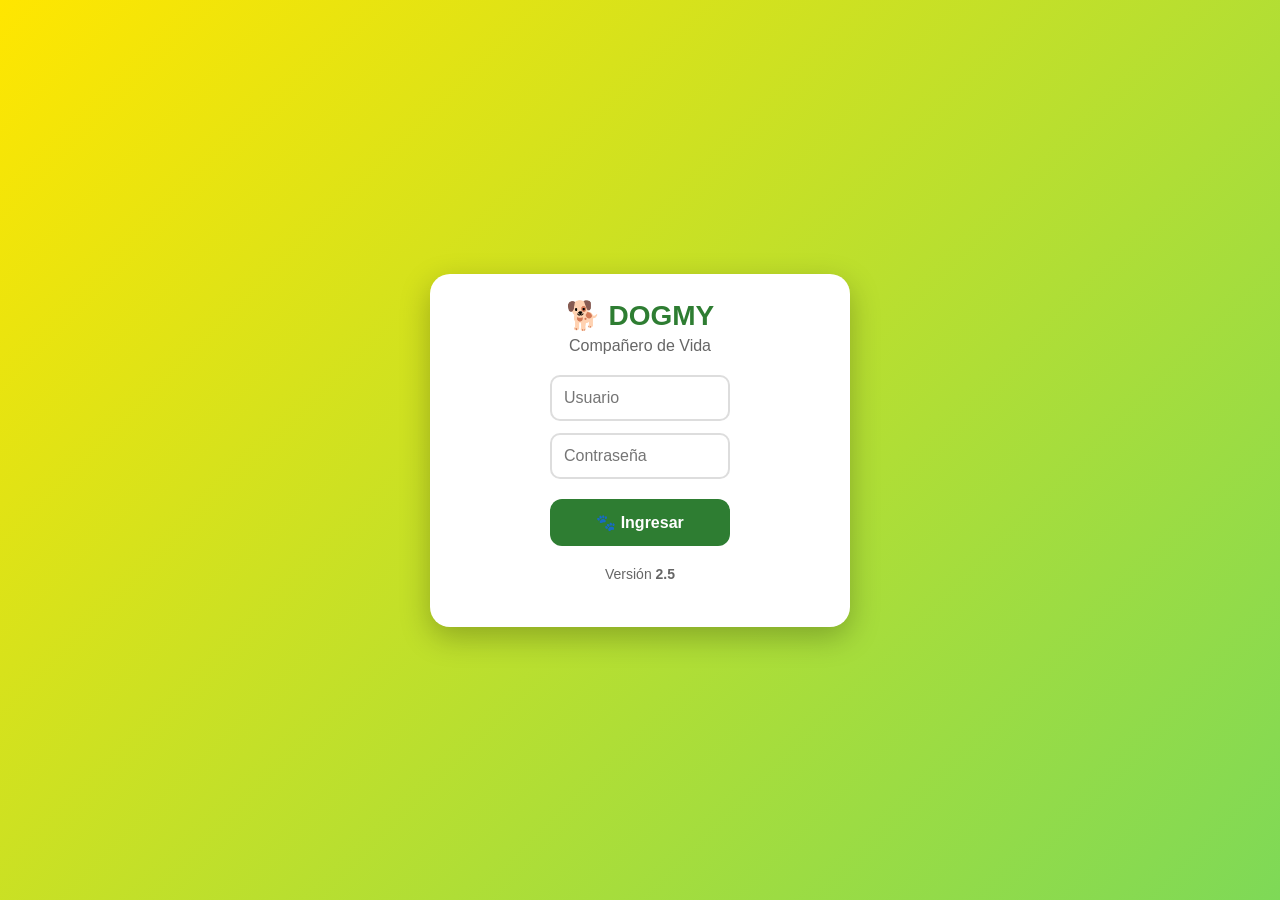
<file: index.html>
<!DOCTYPE html>
<html lang="es">
<head>
<meta charset="UTF-8">
<meta name="viewport" content="width=device-width, initial-scale=1.0">

<link rel="manifest" href="manifest.json">

<meta name="theme-color" content="#2e7d32">

<title>DogMy - Login</title>
<link rel="stylesheet" href="style.css">
</head>
<body>
<div class="contenedor">
<div class="tarjeta">
<src="logo.jpg" class="logo" alt="DOGMY">


<h1>🐕 DOGMY</h1>
<p class="subtitulo">Compañero de Vida</p>

<input type="text" id="usuario" placeholder="Usuario">
<input type="password" id="contrasena" placeholder="Contraseña">

<button id="btnIngresar">🐾 Ingresar</button>

<p class="version">Versión <strong>2.5</strong></p>
</div>
</div>
<script src="script.js"></script>

<script>
  if ('serviceWorker' in navigator) {
    navigator.serviceWorker.register('service-worker.js')
      .then(reg => console.log('Service Worker registrado', reg))
      .catch(err => console.log('Error al registrar SW', err));
  }
</script>

<script>
if ('serviceWorker' in navigator) {
  navigator.serviceWorker.register('sw.js').catch(function() {});
}
</script>

</body>
</html>
</file>
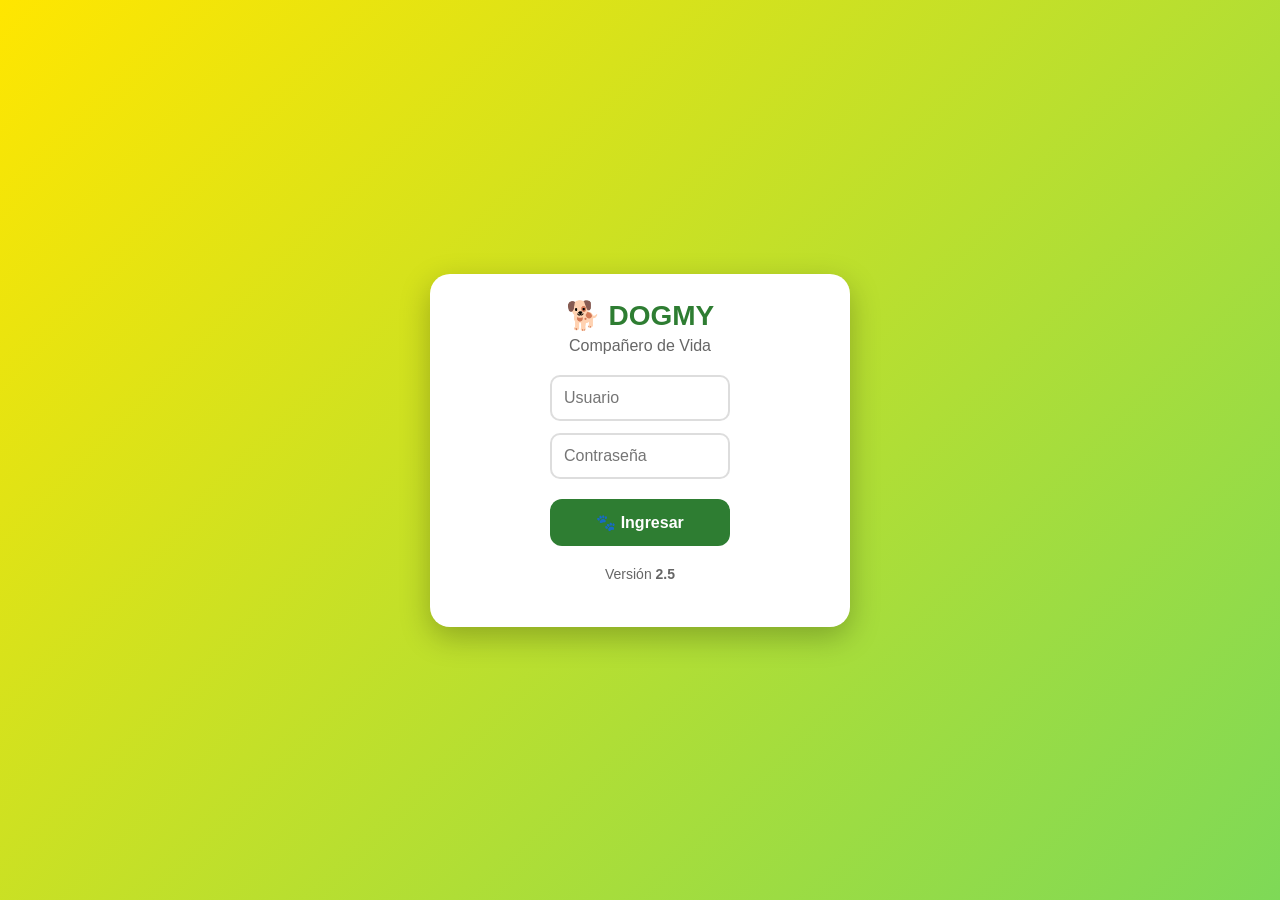
<file: admin.html>
<!DOCTYPE html>
<html lang="es">
<head>
<meta charset="UTF-8">
<meta name="viewport" content="width=device-width, initial-scale=1.0">

<link rel="manifest" href="manifest.json">
<meta name="theme-color" content="#2e7d32">

<title>Panel Administrador</title>
<style>
* {
    margin: 0;
    padding: 0;
    box-sizing: border-box;
}

body {
    font-family: Arial, sans-serif;
    background: linear-gradient(135deg, #ffe600, #7ed957);
    display: flex;
    justify-content: center;
    align-items: center;
    min-height: 100vh;
    padding: 20px;
}

.contenedor {
    width: 100%;
    display: flex;
    justify-content: center;
}

.tarjeta {
    width: 90%;
    max-width: 420px;
    background: white;
    padding: 25px;
    border-radius: 20px;
    box-shadow: 0 10px 30px rgba(0, 0, 0, .25);
    text-align: center;
}

h1 {
    color: #2e7d32;
    margin-bottom: 5px;
    font-size: 24px;
}

.subtitulo {
    color: #666;
    margin-bottom: 15px;
}

h3 {
    color: #2e7d32;
    margin: 15px 0 10px 0;
    text-align: left;
}

button {
    width: 100%;
    padding: 14px;
    margin-top: 8px;
    background: #2e7d32;
    color: white;
    border: none;
    border-radius: 12px;
    font-size: 16px;
    font-weight: bold;
    cursor: pointer;
}

button:hover {
    background: #1b5e20;
}

.resumen {
    background: #e8f5e9;
    border: 2px solid #4caf50;
    border-radius: 12px;
    padding: 15px;
    margin-bottom: 15px;
    text-align: left;
}

.resumen p {
    margin: 8px 0;
    color: #2e7d32;
    font-size: 15px;
}

.mapa-box {
    background: linear-gradient(135deg, #e3f2fd, #bbdefb);
    border: 2px dashed #2196f3;
    border-radius: 15px;
    min-height: 200px;
    display: flex;
    align-items: center;
    justify-content: center;
    margin: 15px 0;
    padding: 20px;
    flex-direction: column;
}

.mapa-box p {
    color: #1565c0;
    font-size: 14px;
    margin: 5px 0;
}

.paseador-activo {
    background: #fff3cd;
    border: 2px solid #ffc107;
    border-radius: 12px;
    padding: 15px;
    margin-bottom: 10px;
    text-align: left;
}

.paseador-activo p {
    margin: 5px 0;
    font-size: 14px;
}

.paseador-activo .nombre {
    font-weight: bold;
    color: #856404;
    font-size: 16px;
}

.cerrar {
    background: #d32f2f !important;
    margin-top: 20px;
}

.cerrar:hover {
    background: #b71c1c !important;
}

.sin-paseos {
    color: #666;
    padding: 20px;
    text-align: center;
}
</style>
</head>
<body>
<div class="contenedor">
<div class="tarjeta">

<h1>👔 Panel Administrador</h1>
<p class="subtitulo">Dueño de la Empresa</p>

<div class="resumen">
    <p><b>🐶 Total Perros:</b> <span id="totalPerros">0</span></p>
    <p><b>👥 Total Clientes:</b> <span id="totalClientes">0</span></p>
    <p><b>🚶 Paseadores:</b> <span id="totalPaseadores">0</span></p>
    <p><b>🟡 Paseos en Curso:</b> <span id="paseosActivos">0</span></p>
</div>

<hr>

<h3>📍 Rastreo de Paseadores</h3>

<div class="mapa-box" id="mapaBox">
    <p style="font-size:60px;margin-bottom:10px;">🗺️</p>
    <p id="mapaTexto">Cargando ubicaciones...</p>
</div>

<div id="listaPaseadoresActivos">
    <p class="sin-paseos">🟢 Ningún paseo en curso</p>
</div>

<hr>

<h3>⚙️ Gestión</h3>
<button onclick="window.location.href='registro.html?tipo=paseador'">➕ Registrar Paseador</button>
<button onclick="window.location.href='registro.html?tipo=cliente'">➕ Registrar Cliente + Perro</button>
<button onclick="window.location.href='agenda.html'">📅 Ver Agenda Completa</button>
<button onclick="window.location.href='lista_clientes.html'">👥 Lista de Clientes</button>

<button onclick="window.location.href='index.html'" class="cerrar">🚪 Cerrar Sesión</button>

</div>
</div>

<script>
// ======================================
// PANEL ADMINISTRADOR - CON RASTREO
// ======================================

// Verificar sesion
const sesionActiva = localStorage.getItem("sesionActiva");
if (sesionActiva !== "admin") {
    window.location.href = "index.html";
}

// Contadores
const clientes = JSON.parse(localStorage.getItem("clientes")) || [];
const perros = JSON.parse(localStorage.getItem("perros")) || [];
const paseadores = JSON.parse(localStorage.getItem("paseadores")) || [];
const paseosActivos = paseadores.filter(p => p.activo).length;

document.getElementById("totalPerros").textContent = perros.length;
document.getElementById("totalClientes").textContent = clientes.length;
document.getElementById("totalPaseadores").textContent = paseadores.length;
document.getElementById("paseosActivos").textContent = paseosActivos;

// Mostrar paseadores activos con ubicacion
function actualizarRastreo() {
    const lista = document.getElementById("listaPaseadoresActivos");
    const mapaBox = document.getElementById("mapaBox");
    const mapaTexto = document.getElementById("mapaTexto");
    
    const activos = paseadores.filter(p => p.activo);

    if (activos.length === 0) {
        lista.innerHTML = '<p class="sin-paseos">🟢 Ningún paseo en curso</p>';
        mapaBox.innerHTML = '<p style="font-size:60px;margin-bottom:10px;">🏠</p><p>Todos los perros están en casa</p>';
        return;
    }

    // Actualizar mapa
    let mapaHTML = '<p style="font-size:40px;margin-bottom:10px;">🗺️</p>';
    mapaHTML += '<p><b>' + activos.length + ' paseo(s) activo(s)</b></p>';
    
    activos.forEach(p => {
        const tiempo = p.horaInicio ? calcularTiempo(p.horaInicio) : "00:00:00";
        const ubicacion = (p.lat && p.lon) 
            ? "📍 " + p.lat.toFixed(5) + ", " + p.lon.toFixed(5)
            : "📍 Ubicación no compartida aún";
        
        mapaHTML += '<p style="font-size:12px;margin-top:5px;">🚶 ' + p.nombre + ' - ' + tiempo + '</p>';
        mapaHTML += '<p style="font-size:11px;">' + ubicacion + '</p>';
    });
    
    mapaBox.innerHTML = mapaHTML;

    // Lista detallada
    lista.innerHTML = "";
    activos.forEach(p => {
        const tiempo = p.horaInicio ? calcularTiempo(p.horaInicio) : "00:00:00";
        const ubicacion = (p.lat && p.lon) 
            ? "Lat: " + p.lat.toFixed(5) + "<br>Lon: " + p.lon.toFixed(5)
            : "Esperando ubicación...";

        lista.innerHTML += `
        <div class="paseador-activo">
            <p class="nombre">🚶 ${p.nombre} - 🟡 En paseo</p>
            <p>⏱️ Tiempo: <b>${tiempo}</b></p>
            <p>📍 ${ubicacion}</p>
            <p>📞 ${p.telefono}</p>
        </div>`;
    });
}

function calcularTiempo(horaInicio) {
    const inicio = new Date(horaInicio);
    const ahora = new Date();
    const diff = Math.floor((ahora - inicio) / 1000);
    const h = Math.floor(diff / 3600);
    const m = Math.floor((diff % 3600) / 60);
    const s = diff % 60;
    return h.toString().padStart(2, "0") + ":" +
           m.toString().padStart(2, "0") + ":" +
           s.toString().padStart(2, "0");
}

// Actualizar cada 3 segundos
actualizarRastreo();
setInterval(actualizarRastreo, 3000);
</script>

<script>
if ('serviceWorker' in navigator) {
  navigator.serviceWorker.register('sw.js').catch(function() {});
}
</script>

</body>
</html>
</file>
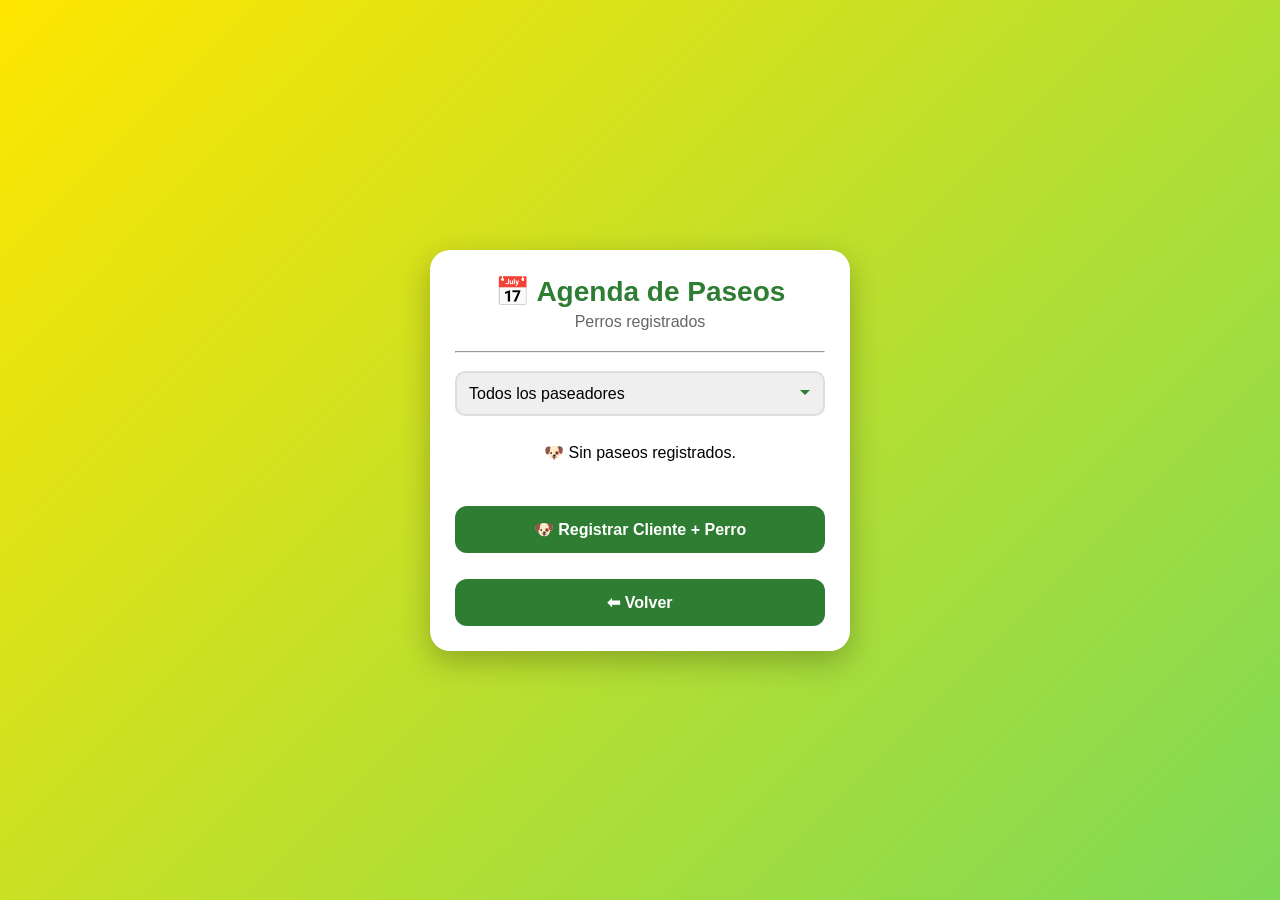
<file: agenda.html>
<!DOCTYPE html>
<html lang="es">
<head>
<meta charset="UTF-8">
<meta name="viewport" content="width=device-width, initial-scale=1.0">
<title>Agenda de Paseos</title>
<link rel="stylesheet" href="style.css">

<link rel="manifest" href="manifest.json">
<meta name="theme-color" content="#2e7d32">

</head>
<body>
<div class="contenedor">
<div class="tarjeta">

<h1>📅 Agenda de Paseos</h1>
<p class="subtitulo">Perros registrados</p>

<hr><br>

<div id="filtroAgenda" style="margin-bottom:15px;">
    <select id="filtroPaseador" onchange="filtrarAgenda()">
        <option value="">Todos los paseadores</option>
    </select>
</div>

<div id="listaAgenda"></div>

<br><br>
<button onclick="window.location.href='registro.html'">🐶 Registrar Cliente + Perro</button>
<br><br>
<button onclick="history.back()">⬅ Volver</button>

</div>
</div>
<script src="script.js"></script>

<script>
if ('serviceWorker' in navigator) {
  navigator.serviceWorker.register('sw.js').catch(function() {});
}
</script>

</body>
</html>
</file>
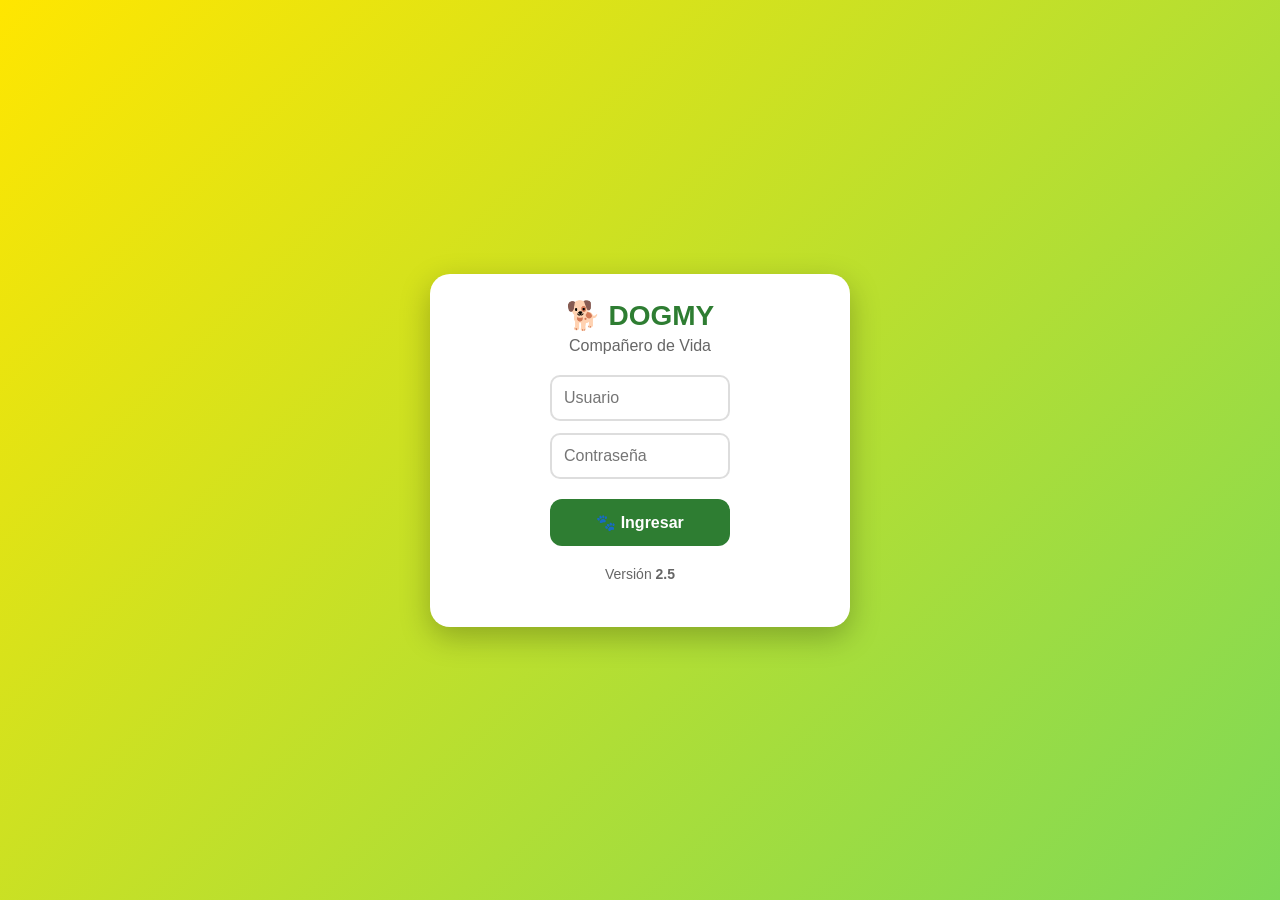
<file: cliente.html>
<!DOCTYPE html>
<html lang="es">
<head>
<meta charset="UTF-8">
<meta name="viewport" content="width=device-width, initial-scale=1.0">

<link rel="manifest" href="manifest.json">
<meta name="theme-color" content="#2e7d32">

<title>Mi Perro - DogMy</title>
<style>
* {
    margin: 0;
    padding: 0;
    box-sizing: border-box;
}

body {
    font-family: Arial, sans-serif;
    background: linear-gradient(135deg, #ffe600, #7ed957);
    display: flex;
    justify-content: center;
    align-items: center;
    min-height: 100vh;
    padding: 20px;
}

.contenedor {
    width: 100%;
    display: flex;
    justify-content: center;
}

.tarjeta {
    width: 90%;
    max-width: 420px;
    background: white;
    padding: 25px;
    border-radius: 20px;
    box-shadow: 0 10px 30px rgba(0, 0, 0, .25);
    text-align: center;
}

h1 {
    color: #2e7d32;
    margin-bottom: 5px;
    font-size: 24px;
}

.subtitulo {
    color: #666;
    margin-bottom: 15px;
}

h3 {
    color: #2e7d32;
    margin: 15px 0 10px 0;
    text-align: left;
}

button {
    width: 100%;
    padding: 14px;
    margin-top: 8px;
    background: #2e7d32;
    color: white;
    border: none;
    border-radius: 12px;
    font-size: 16px;
    font-weight: bold;
    cursor: pointer;
}

button:hover {
    background: #1b5e20;
}

.estado-paseo {
    padding: 15px;
    border-radius: 12px;
    margin: 15px 0;
    font-weight: bold;
    font-size: 16px;
}

.en-curso {
    background: #fff3cd;
    color: #856404;
    border: 2px solid #ffc107;
    animation: pulse 2s infinite;
}

.disponible {
    background: #d4edda;
    color: #155724;
    border: 2px solid #28a745;
}

@keyframes pulse {
    0% { transform: scale(1); }
    50% { transform: scale(1.02); }
    100% { transform: scale(1); }
}

.mapa-cliente {
    background: linear-gradient(135deg, #e3f2fd, #bbdefb);
    border: 2px dashed #2196f3;
    border-radius: 15px;
    min-height: 200px;
    display: flex;
    align-items: center;
    justify-content: center;
    margin: 15px 0;
    padding: 20px;
    flex-direction: column;
}

.mapa-cliente p {
    color: #1565c0;
    margin: 5px 0;
}

.info-box {
    background: #f5f5f5;
    border-radius: 12px;
    padding: 15px;
    margin: 10px 0;
    text-align: left;
}

.info-box p {
    margin: 8px 0;
    font-size: 14px;
}

.perro-box {
    background: #e8f5e9;
    border-radius: 12px;
    padding: 15px;
    margin: 10px 0;
    text-align: left;
}

.perro-box p {
    margin: 5px 0;
    font-size: 14px;
}

.cerrar {
    background: #d32f2f !important;
    margin-top: 20px;
}

.cerrar:hover {
    background: #b71c1c !important;
}
</style>
</head>
<body>
<div class="contenedor">
<div class="tarjeta">

<h1>🐶 Mi Perro</h1>
<p class="subtitulo" id="nombreCliente">Bienvenido</p>

<div id="estadoPaseo" class="estado-paseo disponible">
    🟢 Tu perro está en casa
</div>

<div class="mapa-cliente" id="mapaCliente">
    <p style="font-size:60px;">🏠</p>
    <p>Esperando inicio de paseo...</p>
</div>

<p id="infoUbicacion" style="color:#666;font-size:14px;"></p>

<hr>

<h3>📋 Mis Datos</h3>
<div class="info-box" id="misDatos">
    <p>Cargando...</p>
</div>

<hr>

<h3>🐕 Mi Perro</h3>
<div id="misPerros">
    <p>Cargando...</p>
</div>

<button onclick="window.location.href='index.html'" class="cerrar">🚪 Cerrar Sesión</button>

</div>
</div>

<script>
// ======================================
// PANEL CLIENTE - CON RASTREO
// ======================================

const clienteActual = JSON.parse(localStorage.getItem("clienteActual"));
if (!clienteActual) {
    window.location.href = "index.html";
} else {
    document.getElementById("nombreCliente").textContent = "Hola, " + clienteActual.nombre;
}

// Mostrar datos del cliente
const misDatos = document.getElementById("misDatos");
misDatos.innerHTML = `
    <p><b>📞 Teléfono:</b> ${clienteActual.telefono}</p>
    <p><b>📍 Dirección:</b> ${clienteActual.direccion}</p>
    <p><b>👤 Usuario:</b> ${clienteActual.usuario}</p>
`;

// Mostrar perros del cliente
const perros = JSON.parse(localStorage.getItem("perros")) || [];
const misPerrosLista = perros.filter(p => p.clienteId === clienteActual.id);
const misPerros = document.getElementById("misPerros");

if (misPerrosLista.length === 0) {
    misPerros.innerHTML = "<p>No tienes perros registrados.</p>";
} else {
    misPerros.innerHTML = "";
    misPerrosLista.forEach(p => {
        misPerros.innerHTML += `
        <div class="perro-box">
            <p><b>🐶 ${p.nombre}</b> (${p.raza})</p>
            <p>Edad: ${p.edad} años | Tamaño: ${p.tamano || "N/A"}</p>
            <p>📅 ${p.dias.join(", ") || "Sin días"} | 🕒 ${p.hora || "Sin hora"}</p>
            <p>🚶 Paseador: ${getPaseadorNombre(p.paseadorId)}</p>
        </div>`;
    });
}

function getPaseadorNombre(id) {
    const paseadores = JSON.parse(localStorage.getItem("paseadores")) || [];
    const p = paseadores.find(p => p.id == id);
    return p ? p.nombre : "Sin asignar";
}

// ======================================
// RASTREO EN TIEMPO REAL
// ======================================
function actualizarEstadoCliente() {
    const paseadores = JSON.parse(localStorage.getItem("paseadores")) || [];
    const perros = JSON.parse(localStorage.getItem("perros")) || [];
    
    const misPerros = perros.filter(p => p.clienteId === clienteActual.id);
    const paseadorAsignado = misPerros.length > 0 ? misPerros[0].paseadorId : null;
    const paseadorActivo = paseadores.find(p => p.id == paseadorAsignado && p.activo);

    const estadoPaseo = document.getElementById("estadoPaseo");
    const infoUbicacion = document.getElementById("infoUbicacion");
    const mapaCliente = document.getElementById("mapaCliente");

    if (paseadorActivo) {
        // PASEO EN CURSO
        estadoPaseo.className = "estado-paseo en-curso";
        estadoPaseo.innerHTML = "🟡 ¡Tu perro está en paseo!";
        
        const tiempo = paseadorActivo.horaInicio ? calcularTiempo(paseadorActivo.horaInicio) : "00:00:00";
        
        let mapaHTML = '<p style="font-size:50px;">🗺️</p>';
        mapaHTML += '<p><b>🚶 Paseador: ' + paseadorActivo.nombre + '</b></p>';
        mapaHTML += '<p>⏱️ Tiempo: ' + tiempo + '</p>';
        
        if (paseadorActivo.lat && paseadorActivo.lon) {
            mapaHTML += '<p>📍 Ubicación activa</p>';
            mapaHTML += '<p style="font-size:12px;">Lat: ' + paseadorActivo.lat.toFixed(5) + '</p>';
            mapaHTML += '<p style="font-size:12px;">Lon: ' + paseadorActivo.lon.toFixed(5) + '</p>';
            infoUbicacion.innerHTML = "📍 Tu paseador está compartiendo su ubicación en tiempo real";
        } else {
            mapaHTML += '<p style="color:#999;">📍 Esperando ubicación...</p>';
            infoUbicacion.innerHTML = "El paseador aún no ha compartido su ubicación";
        }
        
        mapaCliente.innerHTML = mapaHTML;

    } else {
        // SIN PASEO
        estadoPaseo.className = "estado-paseo disponible";
        estadoPaseo.innerHTML = "🟢 Tu perro está en casa";
        mapaCliente.innerHTML = '<p style="font-size:60px;">🏠</p><p>Tu perro está seguro en casa</p>';
        infoUbicacion.innerHTML = "Esperando inicio de paseo...";
    }
}

function calcularTiempo(horaInicio) {
    const inicio = new Date(horaInicio);
    const ahora = new Date();
    const diff = Math.floor((ahora - inicio) / 1000);
    const h = Math.floor(diff / 3600);
    const m = Math.floor((diff % 3600) / 60);
    const s = diff % 60;
    return h.toString().padStart(2, "0") + ":" +
           m.toString().padStart(2, "0") + ":" +
           s.toString().padStart(2, "0");
}

// Actualizar cada 3 segundos
actualizarEstadoCliente();
setInterval(actualizarEstadoCliente, 3000);
</script>

<script>
if ('serviceWorker' in navigator) {
  navigator.serviceWorker.register('sw.js').catch(function() {});
}
</script>

</body>
</html>
</file>
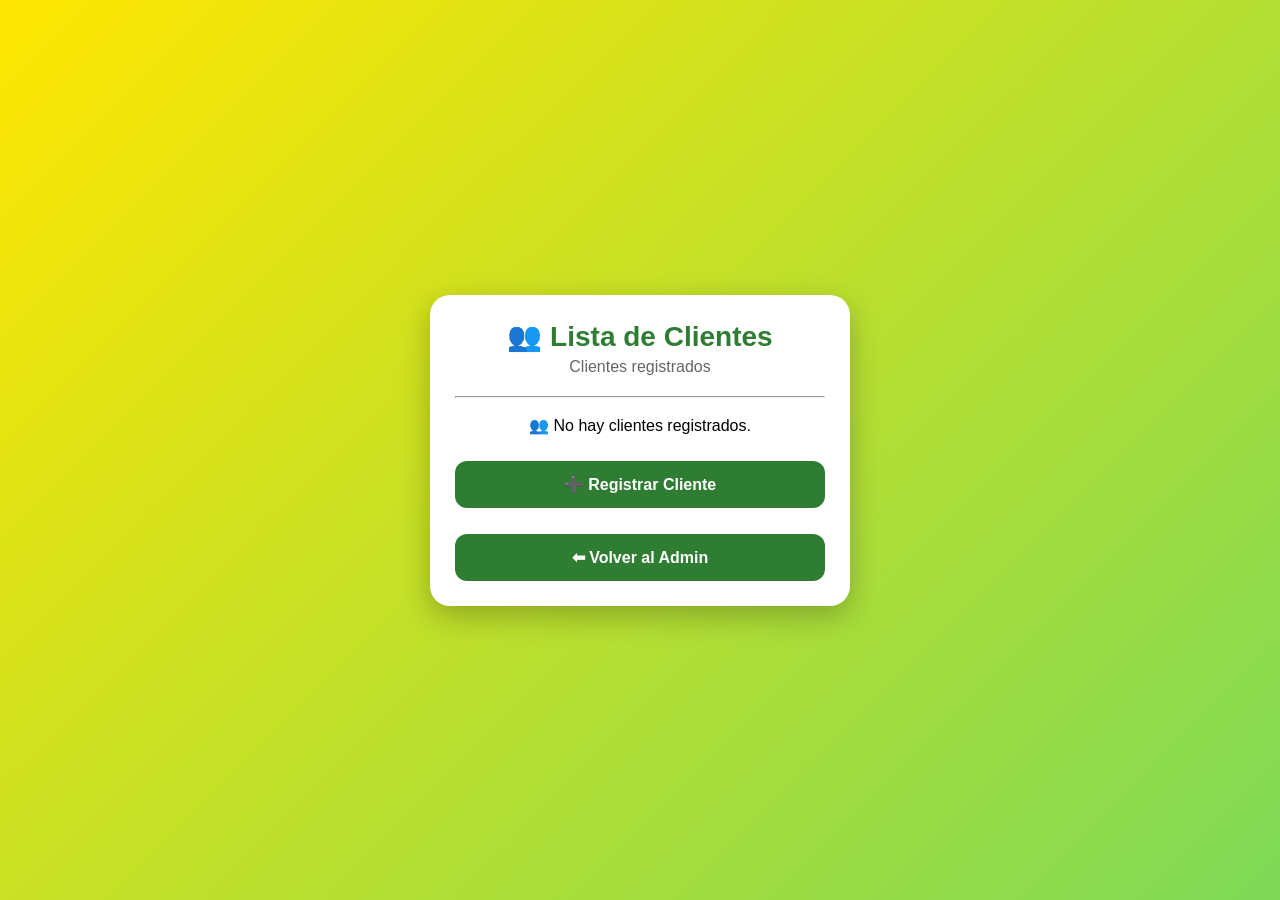
<file: lista_clientes.html>
<!DOCTYPE html>
<html lang="es">
<head>
<meta charset="UTF-8">
<meta name="viewport" content="width=device-width, initial-scale=1.0">

<link rel="manifest" href="manifest.json">
<meta name="theme-color" content="#2e7d32">

<title>Lista de Clientes</title>
<link rel="stylesheet" href="style.css">
</head>
<body>
<div class="contenedor">
<div class="tarjeta">

<h1>👥 Lista de Clientes</h1>
<p class="subtitulo">Clientes registrados</p>

<hr><br>

<div id="listaClientes">
<p>No hay clientes registrados.</p>
</div>

<br>
<button onclick="window.location.href='registro.html?tipo=cliente'">➕ Registrar Cliente</button>
<br><br>
<button onclick="window.location.href='admin.html'">⬅ Volver al Admin</button>

</div>
</div>
<script src="script.js"></script>

<script>
if ('serviceWorker' in navigator) {
  navigator.serviceWorker.register('sw.js').catch(function(){});
}
</script>

</body>
</html>
</file>
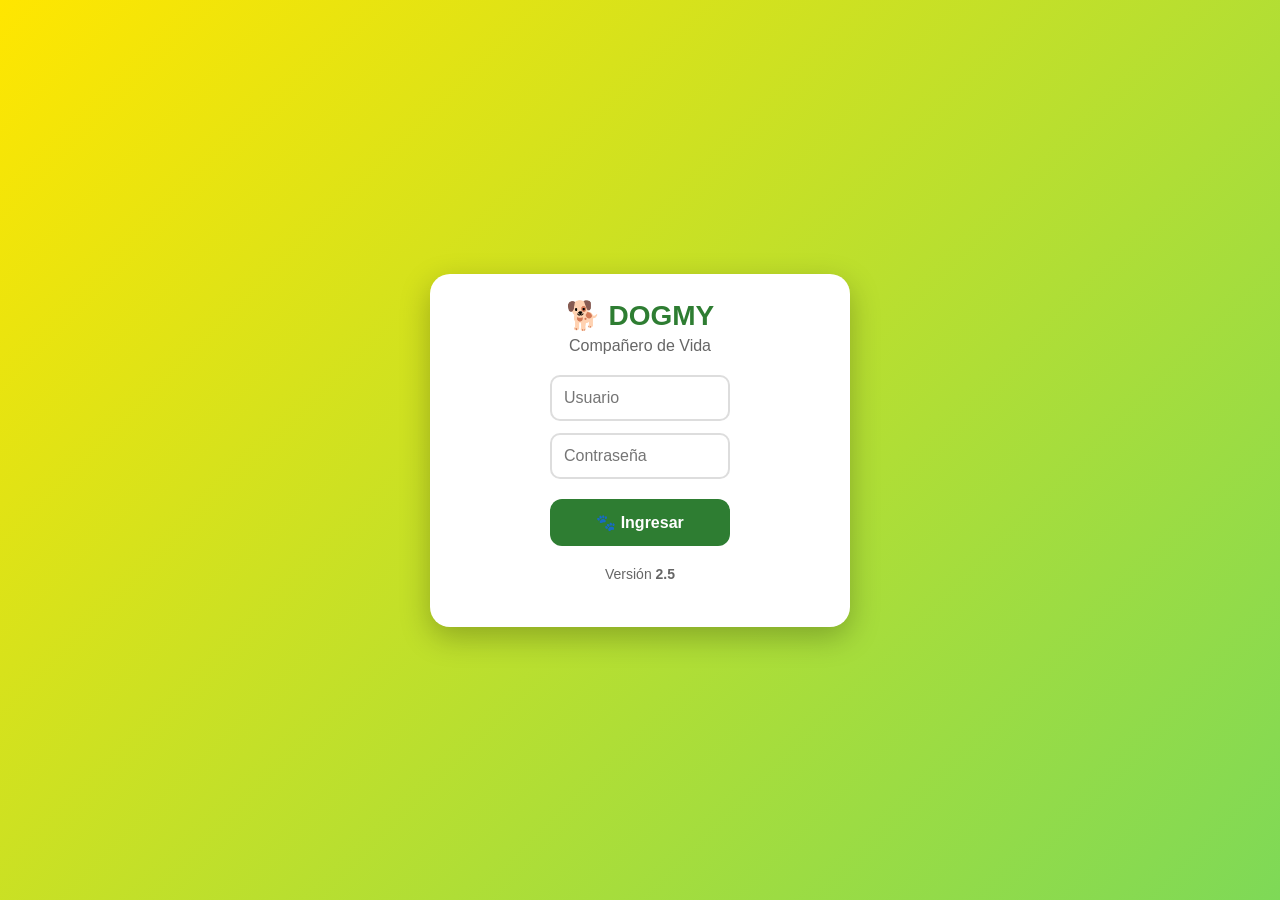
<file: paseador.html>
<!DOCTYPE html>
<html lang="es">
<head>
<meta charset="UTF-8">
<meta name="viewport" content="width=device-width, initial-scale=1.0">

<link rel="manifest" href="manifest.json">
<meta name="theme-color" content="#2e7d32">

<title>Panel del Paseador</title>
<style>
* {
    margin: 0;
    padding: 0;
    box-sizing: border-box;
}

body {
    font-family: Arial, sans-serif;
    background: linear-gradient(135deg, #ffe600, #7ed957);
    display: flex;
    justify-content: center;
    align-items: center;
    min-height: 100vh;
    padding: 20px;
}

.contenedor {
    width: 100%;
    display: flex;
    justify-content: center;
}

.tarjeta {
    width: 90%;
    max-width: 420px;
    background: white;
    padding: 25px;
    border-radius: 20px;
    box-shadow: 0 10px 30px rgba(0, 0, 0, .25);
    text-align: center;
}

h1 {
    color: #2e7d32;
    margin-bottom: 5px;
    font-size: 24px;
}

.subtitulo {
    color: #666;
    margin-bottom: 15px;
    font-size: 16px;
}

h3 {
    color: #2e7d32;
    margin: 10px 0;
}

button {
    width: 100%;
    padding: 14px;
    margin-top: 8px;
    background: #2e7d32;
    color: white;
    border: none;
    border-radius: 12px;
    font-size: 16px;
    font-weight: bold;
    cursor: pointer;
}

button:hover {
    background: #1b5e20;
}

#btnPaseo {
    background: #ff9800;
    font-size: 18px;
    padding: 16px;
}

#btnPaseo:hover {
    background: #f57c00;
}

#cronometroBox {
    background: linear-gradient(135deg, #fff3cd, #ffe082);
    border: 2px solid #ffc107;
    border-radius: 15px;
    padding: 20px;
    margin: 15px 0;
    display: none;
}

#cronometro {
    font-family: 'Courier New', monospace;
    font-size: 48px;
    font-weight: bold;
    color: #2e7d32;
    margin: 10px 0;
}

#estado {
    font-size: 18px;
    margin: 10px 0;
    padding: 10px;
    border-radius: 10px;
}

.disponible {
    background: #d4edda;
    color: #155724;
}

.en-curso {
    background: #fff3cd;
    color: #856404;
}

#btnUbicacion {
    background: #2196f3;
}

#btnUbicacion:hover {
    background: #1976d2;
}

#btnUbicacion:disabled {
    background: #ccc;
    cursor: not-allowed;
}

#btnFoto {
    background: #9c27b0;
}

#btnFoto:hover {
    background: #7b1fa2;
}

#btnFoto:disabled {
    background: #ccc;
    cursor: not-allowed;
}

.cerrar {
    background: #d32f2f !important;
    margin-top: 20px;
}

.cerrar:hover {
    background: #b71c1c !important;
}
</style>
</head>
<body>
<div class="contenedor">
<div class="tarjeta">

<h1>🐕 Panel del Paseador</h1>
<p class="subtitulo" id="nombrePaseador">Bienvenido</p>

<h3 id="estado" class="disponible">🟢 Disponible</h3>

<!-- CRONOMETRO -->
<div id="cronometroBox">
    <p style="color:#856404;font-size:14px;margin-bottom:5px;">⏱️ Tiempo de paseo</p>
    <p id="cronometro">00:00:00</p>
</div>

<button id="btnPaseo">🐶 Iniciar Paseo</button>

<button onclick="window.location.href='agenda.html'">📅 Mi Agenda</button>

<button id="btnUbicacion" onclick="compartirUbicacion()" disabled>📍 Compartir Ubicación</button>

<button id="btnFoto" onclick="tomarFoto()" disabled>📷 Tomar Foto</button>

<button onclick="verHistorial()">📊 Mi Historial</button>

<button onclick="window.location.href='index.html'" class="cerrar">🚪 Cerrar Sesión</button>

</div>
</div>

<script>
// ======================================
// PANEL PASEADOR - CON CRONOMETRO
// ======================================

const paseadorActual = JSON.parse(localStorage.getItem("paseadorActual"));
if (!paseadorActual) {
    window.location.href = "index.html";
} else {
    document.getElementById("nombrePaseador").textContent = "Hola, " + paseadorActual.nombre;
}

const btnPaseo = document.getElementById("btnPaseo");
const estado = document.getElementById("estado");
const cronometroBox = document.getElementById("cronometroBox");
const cronometroDisplay = document.getElementById("cronometro");
const btnUbicacion = document.getElementById("btnUbicacion");
const btnFoto = document.getElementById("btnFoto");

let intervaloCronometro = null;

// Verificar si hay paseo activo guardado
function verificarPaseoActivo() {
    const paseadores = JSON.parse(localStorage.getItem("paseadores")) || [];
    const miIndex = paseadores.findIndex(p => p.id === paseadorActual.id);
    
    if (miIndex !== -1 && paseadores[miIndex].activo) {
        btnPaseo.innerHTML = "⏹ Finalizar Paseo";
        estado.innerHTML = "🟡 Paseo en curso";
        estado.className = "en-curso";
        cronometroBox.style.display = "block";
        btnUbicacion.disabled = false;
        btnFoto.disabled = false;
        iniciarCronometro(paseadores[miIndex].horaInicio);
        return true;
    }
    return false;
}

// Iniciar cronometro
function iniciarCronometro(horaInicio) {
    if (intervaloCronometro) clearInterval(intervaloCronometro);

    function actualizar() {
        const inicio = new Date(horaInicio);
        const ahora = new Date();
        const diff = Math.floor((ahora - inicio) / 1000);
        const h = Math.floor(diff / 3600);
        const m = Math.floor((diff % 3600) / 60);
        const s = diff % 60;
        cronometroDisplay.textContent =
            h.toString().padStart(2, "0") + ":" +
            m.toString().padStart(2, "0") + ":" +
            s.toString().padStart(2, "0");
    }

    actualizar();
    intervaloCronometro = setInterval(actualizar, 1000);
}

// Detener cronometro
function detenerCronometro() {
    if (intervaloCronometro) {
        clearInterval(intervaloCronometro);
        intervaloCronometro = null;
    }
    cronometroDisplay.textContent = "00:00:00";
}

// Verificar al cargar
verificarPaseoActivo();

// Click en boton de paseo
btnPaseo.addEventListener("click", function () {
    const paseadores = JSON.parse(localStorage.getItem("paseadores")) || [];
    const index = paseadores.findIndex(p => p.id === paseadorActual.id);

    if (btnPaseo.innerHTML.includes("Iniciar")) {
        // INICIAR PASEO
        btnPaseo.innerHTML = "⏹ Finalizar Paseo";
        estado.innerHTML = "🟡 Paseo en curso";
        estado.className = "en-curso";
        cronometroBox.style.display = "block";
        btnUbicacion.disabled = false;
        btnFoto.disabled = false;

        const horaInicio = new Date().toISOString();
        paseadores[index].activo = true;
        paseadores[index].horaInicio = horaInicio;
        paseadores[index].lat = null;
        paseadores[index].lon = null;
        localStorage.setItem("paseadores", JSON.stringify(paseadores));

        iniciarCronometro(horaInicio);
        alert("🐶 Paseo iniciado!\n\nEl cliente puede ver tu ubicación.\nPresiona '📍 Compartir Ubicación' para enviar tu posición.");

    } else {
        // FINALIZAR PASEO
        btnPaseo.innerHTML = "🐶 Iniciar Paseo";
        estado.innerHTML = "🟢 Disponible";
        estado.className = "disponible";
        cronometroBox.style.display = "none";
        btnUbicacion.disabled = true;
        btnFoto.disabled = true;

        paseadores[index].activo = false;
        paseadores[index].horaInicio = null;
        paseadores[index].lat = null;
        paseadores[index].lon = null;
        localStorage.setItem("paseadores", JSON.stringify(paseadores));

        detenerCronometro();
        alert("✅ Paseo finalizado correctamente.");
    }
});

// ======================================
// COMPARTIR UBICACION EN TIEMPO REAL
// ======================================
function compartirUbicacion() {
    if (!navigator.geolocation) {
        alert("❌ Tu dispositivo no soporta geolocalización.");
        return;
    }

    // Verificar si el paseo está activo
    const paseadores = JSON.parse(localStorage.getItem("paseadores")) || [];
    const index = paseadores.findIndex(p => p.id === paseadorActual.id);
    
    if (index === -1 || !paseadores[index].activo) {
        alert("❌ Primero debes iniciar un paseo.");
        return;
    }

    btnUbicacion.innerHTML = "📍 Obteniendo ubicación...";
    
    navigator.geolocation.getCurrentPosition(
        function (position) {
            const lat = position.coords.latitude;
            const lon = position.coords.longitude;

            // Guardar ubicacion en el paseador
            paseadores[index].lat = lat;
            paseadores[index].lon = lon;
            localStorage.setItem("paseadores", JSON.stringify(paseadores));

            btnUbicacion.innerHTML = "📍 Ubicación enviada ✓";
            
            setTimeout(function() {
                btnUbicacion.innerHTML = "📍 Compartir Ubicación";
            }, 2000);

            alert("📍 Ubicación compartida:\nLat: " + lat.toFixed(5) + "\nLon: " + lon.toFixed(5) + "\n\nEl cliente y el admin pueden verte ahora.");
        },
        function (error) {
            btnUbicacion.innerHTML = "📍 Compartir Ubicación";
            
            let mensaje = "❌ No se pudo obtener la ubicación.";
            if (error.code === 1) mensaje += "\nPermiso denegado. Activa el GPS.";
            if (error.code === 2) mensaje += "\nGPS no disponible.";
            if (error.code === 3) mensaje += "\nTiempo de espera agotado.";
            
            alert(mensaje);
        },
        {
            enableHighAccuracy: true,
            timeout: 10000,
            maximumAge: 0
        }
    );
}

// ======================================
// TOMAR FOTO
// ======================================
function tomarFoto() {
    const input = document.createElement("input");
    input.type = "file";
    input.accept = "image/*";
    input.capture = "environment";
    input.onchange = function (e) {
        const file = e.target.files[0];
        if (file) {
            const reader = new FileReader();
            reader.onload = function (event) {
                const fotos = JSON.parse(localStorage.getItem("fotosPaseo")) || [];
                fotos.push({
                    imagen: event.target.result,
                    fecha: new Date().toISOString(),
                    paseador: paseadorActual.nombre
                });
                localStorage.setItem("fotosPaseo", JSON.stringify(fotos));
                alert("📷 Foto guardada del paseo.");
            };
            reader.readAsDataURL(file);
        }
    };
    input.click();
}

// ======================================
// VER HISTORIAL
// ======================================
function verHistorial() {
    const fotos = JSON.parse(localStorage.getItem("fotosPaseo")) || [];
    const misFotos = fotos.filter(f => f.paseador === paseadorActual.nombre);

    if (misFotos.length === 0) {
        alert("📊 No hay fotos en tu historial.");
        return;
    }
    alert("📊 Tu historial: " + misFotos.length + " foto(s) guardada(s).");
}
</script>

<script>
if ('serviceWorker' in navigator) {
  navigator.serviceWorker.register('sw.js').catch(function(){});
}
</script>

</body>
</html>
</file>
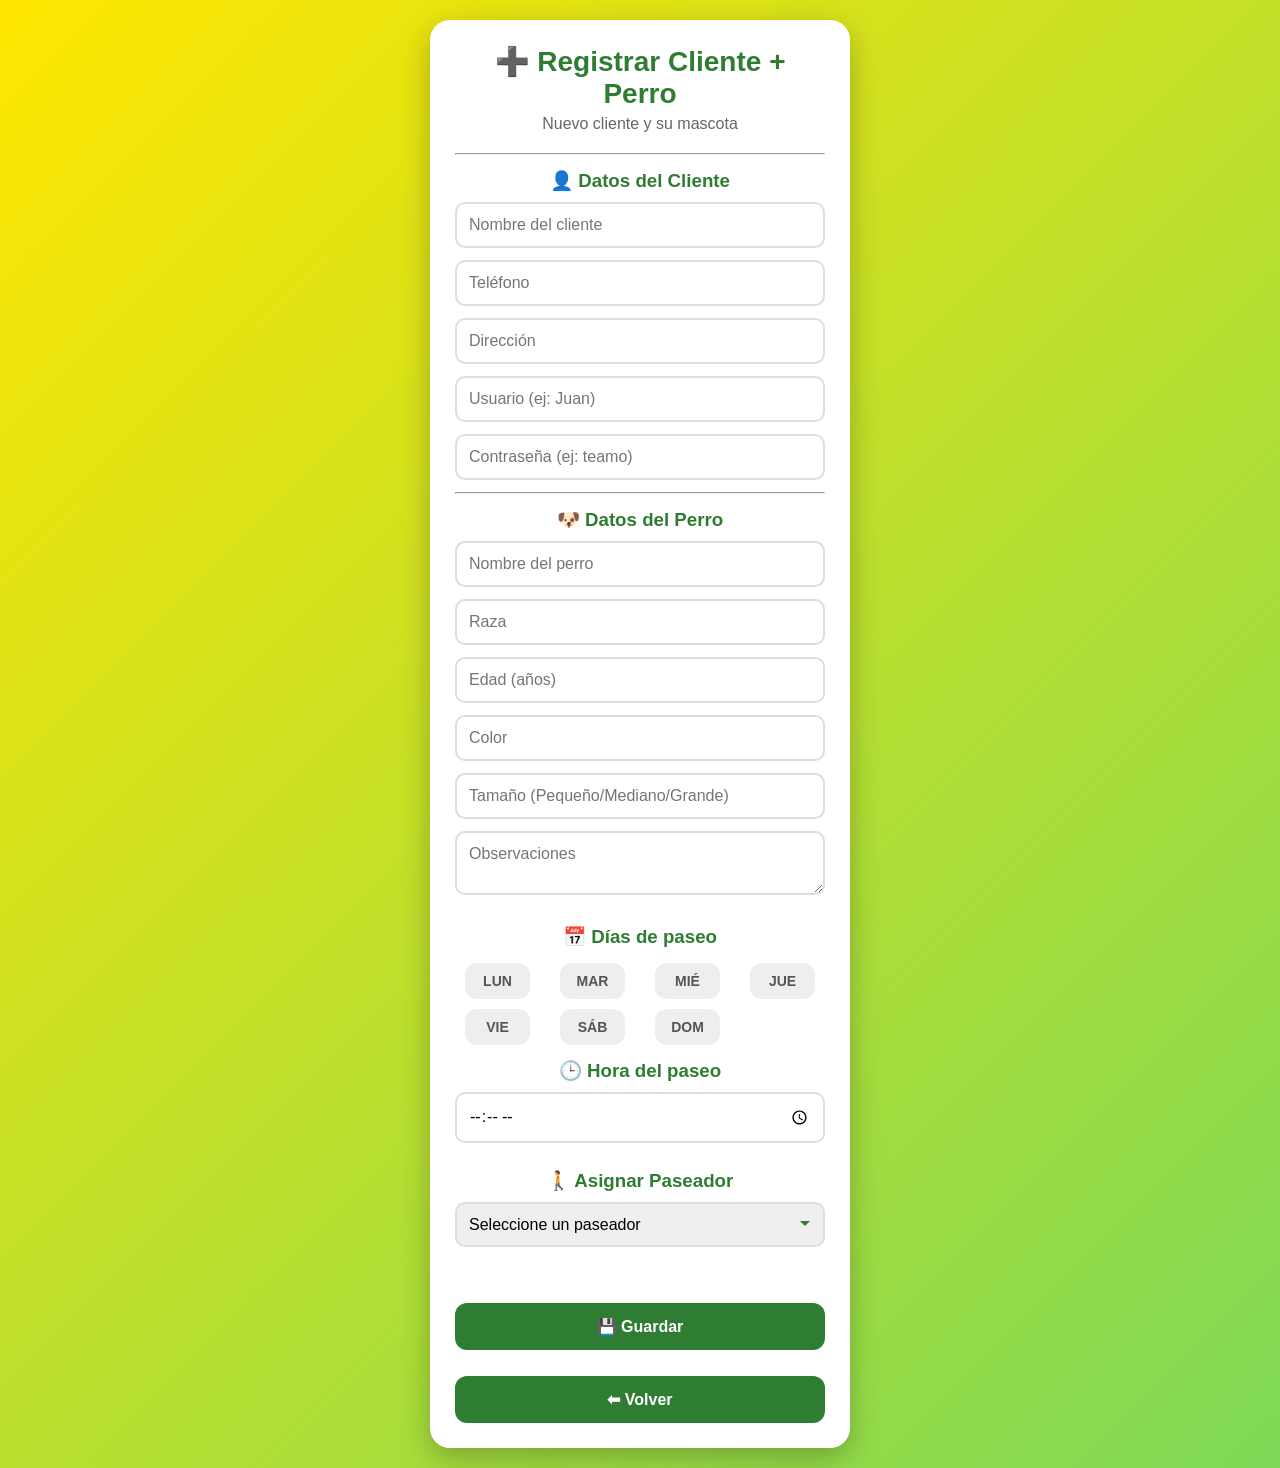
<file: registro.html>
<!DOCTYPE html>
<html lang="es">
<head>
<meta charset="UTF-8">
<meta name="viewport" content="width=device-width, initial-scale=1.0">

<link rel="manifest" href="manifest.json">
<meta name="theme-color" content="#2e7d32">

<title>Registro - DogMy</title>
<link rel="stylesheet" href="style.css">
</head>
<body>
<div class="contenedor">
<div class="tarjeta">

<h1 id="tituloRegistro">➕ Nuevo Registro</h1>
<p class="subtitulo" id="subtituloRegistro">Completa los datos</p>

<!-- SECCIÓN PASEADOR (solo si tipo=paseador) -->
<div id="seccionPaseador" style="display:none;">
    <hr>
    <h3>🚶 Datos del Paseador</h3>
    <input type="text" id="nombrePaseadorReg" placeholder="Nombre del paseador">
    <input type="tel" id="telefonoPaseador" placeholder="Teléfono">
    <input type="text" id="usuarioPaseador" placeholder="Usuario (ej: Diego)">
    <input type="password" id="contrasenaPaseador" placeholder="Contraseña (ej: 12345)">
</div>

<!-- SECCIÓN CLIENTE + PERRO -->
<div id="seccionCliente">
    <hr>
    <h3>👤 Datos del Cliente</h3>
    <input type="text" id="nombre" placeholder="Nombre del cliente">
    <input type="tel" id="telefono" placeholder="Teléfono">
    <input type="text" id="direccion" placeholder="Dirección">
    <input type="text" id="nuevoUsuario" placeholder="Usuario (ej: Juan)">
    <input type="password" id="nuevaContrasena" placeholder="Contraseña (ej: teamo)">

    <hr>
    <h3>🐶 Datos del Perro</h3>
    <input type="text" id="nombrePerro" placeholder="Nombre del perro">
    <input type="text" id="raza" placeholder="Raza">
    <input type="number" id="edad" placeholder="Edad (años)">
    <input type="text" id="color" placeholder="Color">
    <input type="text" id="tamano" placeholder="Tamaño (Pequeño/Mediano/Grande)">
    <textarea id="observaciones" placeholder="Observaciones"></textarea>

    <h3>📅 Días de paseo</h3>
    <div class="calendario">
        <label><input type="checkbox" id="lunes"> <span>LUN</span></label>
        <label><input type="checkbox" id="martes"> <span>MAR</span></label>
        <label><input type="checkbox" id="miercoles"> <span>MIÉ</span></label>
        <label><input type="checkbox" id="jueves"> <span>JUE</span></label>
        <label><input type="checkbox" id="viernes"> <span>VIE</span></label>
        <label><input type="checkbox" id="sabado"> <span>SÁB</span></label>
        <label><input type="checkbox" id="domingo"> <span>DOM</span></label>
    </div>

    <h3>🕒 Hora del paseo</h3>
    <input type="time" id="hora">

    <h3>🚶 Asignar Paseador</h3>
    <select id="paseadorAsignado">
        <option value="">Seleccione un paseador</option>
    </select>
</div>

<br><br>
<button id="guardarRegistro">💾 Guardar</button>

<br><br>
<button onclick="window.location.href='admin.html'" id="btnVolverAdmin">⬅ Volver</button>
<button onclick="window.location.href='paseador.html'" id="btnVolverPaseador" style="display:none;">⬅ Volver</button>

</div>
</div>
<script src="script.js"></script>

<script>
if ('serviceWorker' in navigator) {
  navigator.serviceWorker.register('sw.js').catch(function(){});
}
</script>

</body>
</html>
</file>
<file: style.css>
/* ======================================
   DOGMY 2.5 - ESTILOS COMPLETOS
   ====================================== */

/* Reset y base */
* {
    margin: 0;
    padding: 0;
    box-sizing: border-box;
}

body {
    margin: 0;
    padding: 0;
    font-family: Arial, sans-serif;
    background: linear-gradient(135deg, #ffe600, #7ed957);
    display: flex;
    justify-content: center;
    align-items: center;
    min-height: 100vh;
}

/* Contenedor principal */
.contenedor {
    width: 100%;
    display: flex;
    justify-content: center;
    padding: 20px;
}

/* Tarjeta central */
.tarjeta {
    width: 90%;
    max-width: 420px;
    background: white;
    padding: 25px;
    border-radius: 20px;
    box-shadow: 0 10px 30px rgba(0, 0, 0, .25);
    text-align: center;
}
.logo {
    width: 180px;
    max-width: 80%;
    display: block;
    margin: 0 auto 20px auto;
    border-radius: 15px;
}

/* Títulos */
h1 {
    color: #2e7d32;
    margin-bottom: 5px;
    font-size: 28px;
}

h3 {
    color: #2e7d32;
    margin: 15px 0 10px 0;
}

.subtitulo {
    color: #666;
    margin-bottom: 20px;
    font-size: 16px;
}

/* Inputs y textarea */
input,
textarea,
select {
    width: 100%;
    padding: 12px;
    margin-bottom: 12px;
    border-radius: 10px;
    border: 2px solid #ddd;
    font-size: 16px;
    font-family: Arial, sans-serif;
}

input:focus,
textarea:focus,
select:focus {
    outline: none;
    border-color: #7ed957;
}

/* Botones */
button {
    width: 100%;
    padding: 14px;
    margin-top: 8px;
    background: #2e7d32;
    color: white;
    border: none;
    border-radius: 12px;
    font-size: 16px;
    font-weight: bold;
    cursor: pointer;
    transition: .3s;
}

button:hover {
    background: #1b5e20;
    transform: translateY(-2px);
    box-shadow: 0 5px 15px rgba(0, 0, 0, .2);
}

/* Botones de colores especiales */
button[style*="background:#ff9800"] {
    background: #ff9800 !important;
}

button[style*="background:#d32f2f"] {
    background: #d32f2f !important;
}

button[style*="background:#2196f3"] {
    background: #2196f3 !important;
}

/* Calendario de días */
.calendario {
    display: grid;
    grid-template-columns: repeat(4, 1fr);
    gap: 10px;
    margin-top: 15px;
}

.calendario label {
    display: flex;
    justify-content: center;
    align-items: center;
    cursor: pointer;
}

.calendario input {
    display: none;
}

.calendario span {
    width: 65px;
    padding: 10px 0;
    border-radius: 12px;
    background: #eeeeee;
    font-weight: bold;
    text-align: center;
    transition: .3s;
    display: block;
    font-size: 14px;
    color: #555;
}

.calendario input:checked + span {
    background: #7ed957;
    color: white;
    transform: scale(1.05);
    box-shadow: 0 5px 15px rgba(0, 0, 0, .25);
}

/* Logo */
.logo {
    width: 180px;
    max-width: 80%;
    display: block;
    margin: 0 auto 20px auto;
    border-radius: 15px;
}

/* Versión */
.version {
    font-size: 14px;
    color: #666;
    margin-top: 20px;
}

/* Estados de paseo */
.estado-paseo {
    padding: 15px;
    border-radius: 12px;
    margin: 10px 0;
    font-weight: bold;
    font-size: 16px;
}

.en-curso {
    background: #fff3cd;
    color: #856404;
    border: 2px solid #ffc107;
}

.disponible {
    background: #d4edda;
    color: #155724;
    border: 2px solid #28a745;
}

/* Cronómetro */
#cronometroBox {
    background: linear-gradient(135deg, #fff3cd, #ffe082);
    border: 2px solid #ffc107;
}

#cronometro {
    font-family: 'Courier New', monospace;
    font-size: 36px;
    font-weight: bold;
    color: #2e7d32;
    text-shadow: 1px 1px 2px rgba(0,0,0,0.1);
}

/* Mapa / Rastreo */
#mapaAdmin,
#mapaCliente,
#mapaRastreo {
    background: linear-gradient(135deg, #e3f2fd, #bbdefb);
    border: 2px dashed #2196f3;
}

/* Resumen Admin */
#resumenAdmin {
    background: linear-gradient(135deg, #e8f5e9, #c8e6c9);
    border: 2px solid #4caf50;
}

#resumenAdmin p {
    margin: 8px 0;
    color: #2e7d32;
    font-size: 15px;
}

/* Tarjetas internas */
.tarjeta .tarjeta {
    box-shadow: 0 3px 10px rgba(0,0,0,0.1);
    margin-bottom: 15px;
    padding: 15px;
}

/* Select personalizado */
select {
    appearance: none;
    background-image: url("data:image/svg+xml,%3Csvg xmlns='http://www.w3.org/2000/svg' width='12' height='12' viewBox='0 0 12 12'%3E%3Cpath fill='%232e7d32' d='M6 8L1 3h10z'/%3E%3C/svg%3E");
    background-repeat: no-repeat;
    background-position: right 12px center;
    padding-right: 35px;
}

/* Scrollbar personalizado */
::-webkit-scrollbar {
    width: 8px;
}

::-webkit-scrollbar-track {
    background: #f1f1f1;
    border-radius: 10px;
}

::-webkit-scrollbar-thumb {
    background: #7ed957;
    border-radius: 10px;
}

::-webkit-scrollbar-thumb:hover {
    background: #2e7d32;
}

/* Animaciones */
@keyframes pulse {
    0% { transform: scale(1); }
    50% { transform: scale(1.02); }
    100% { transform: scale(1); }
}

.en-curso {
    animation: pulse 2s infinite;
}

/* Responsive */
@media (max-width: 480px) {
    .tarjeta {
        width: 95%;
        padding: 20px;
    }
    
    h1 {
        font-size: 24px;
    }
    
    .calendario {
        grid-template-columns: repeat(3, 1fr);
    }
    
    .calendario span {
        width: 100%;
    }
}
</file>
